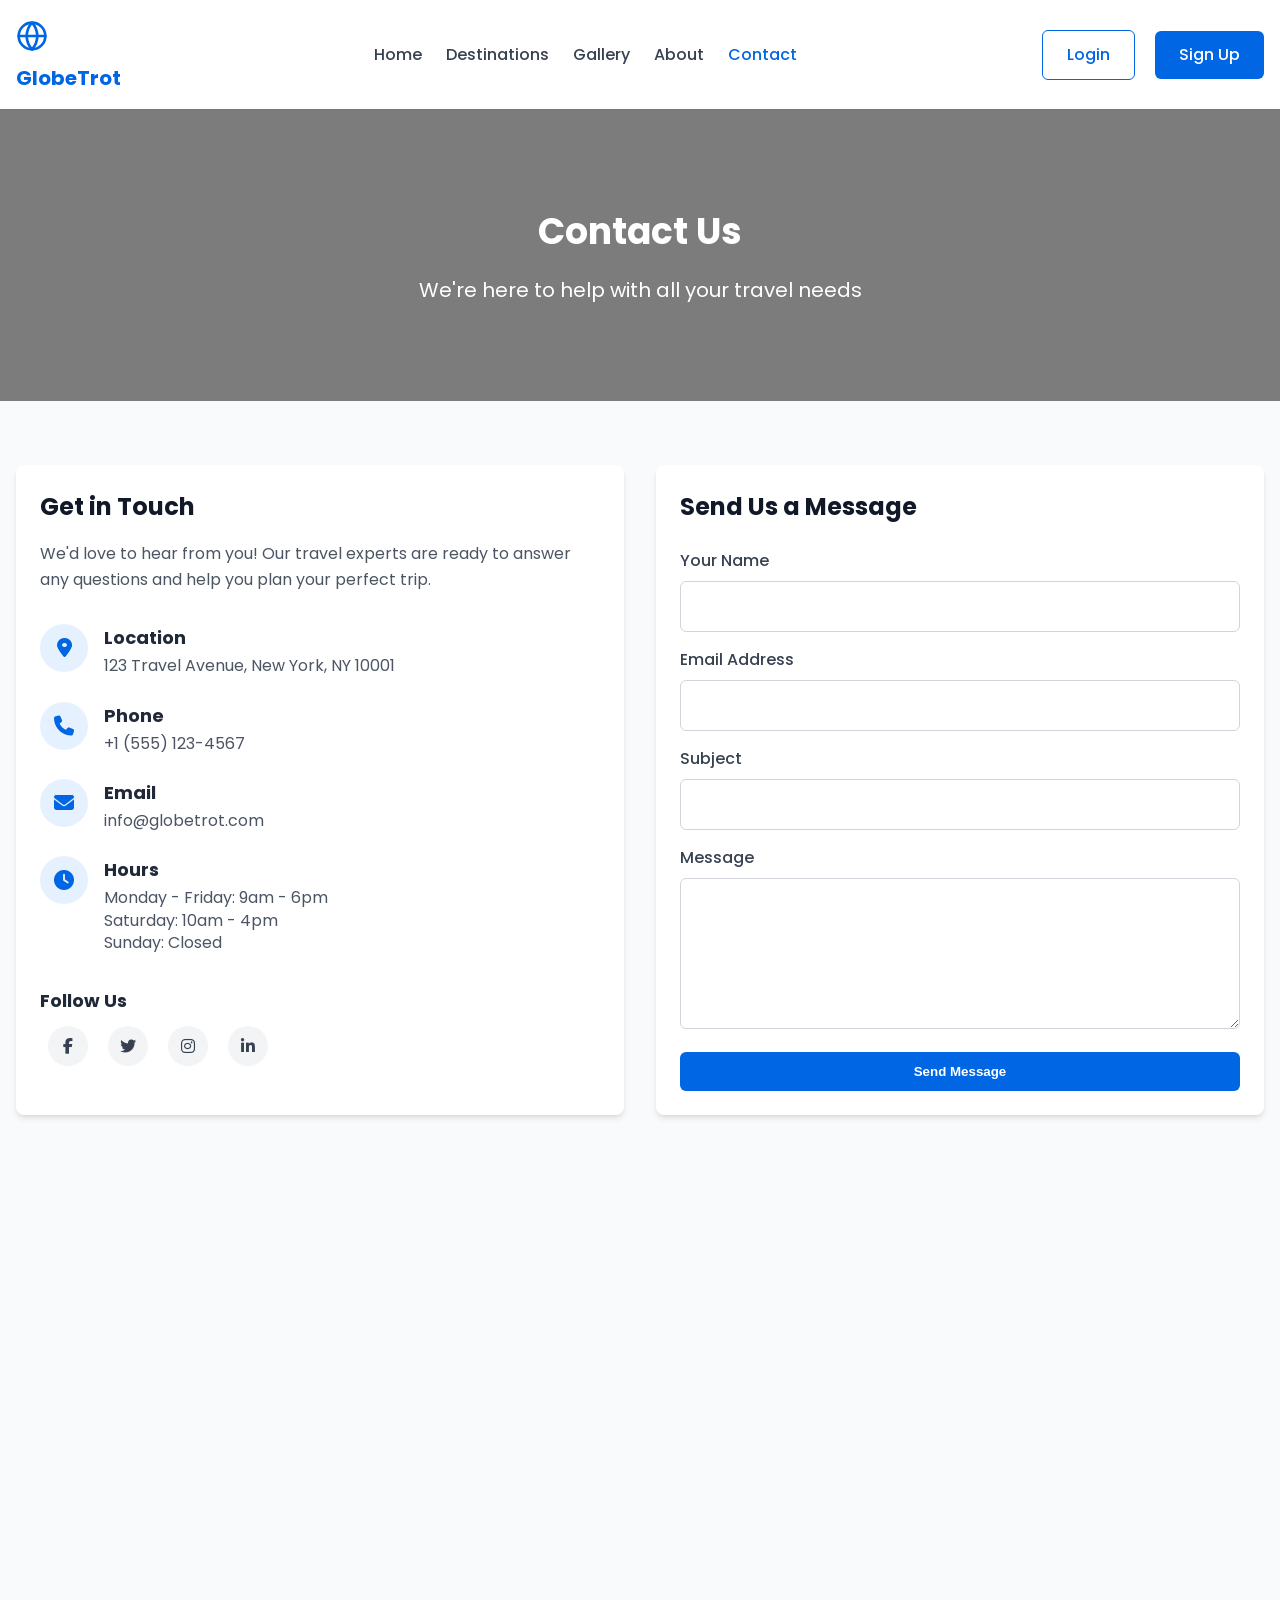
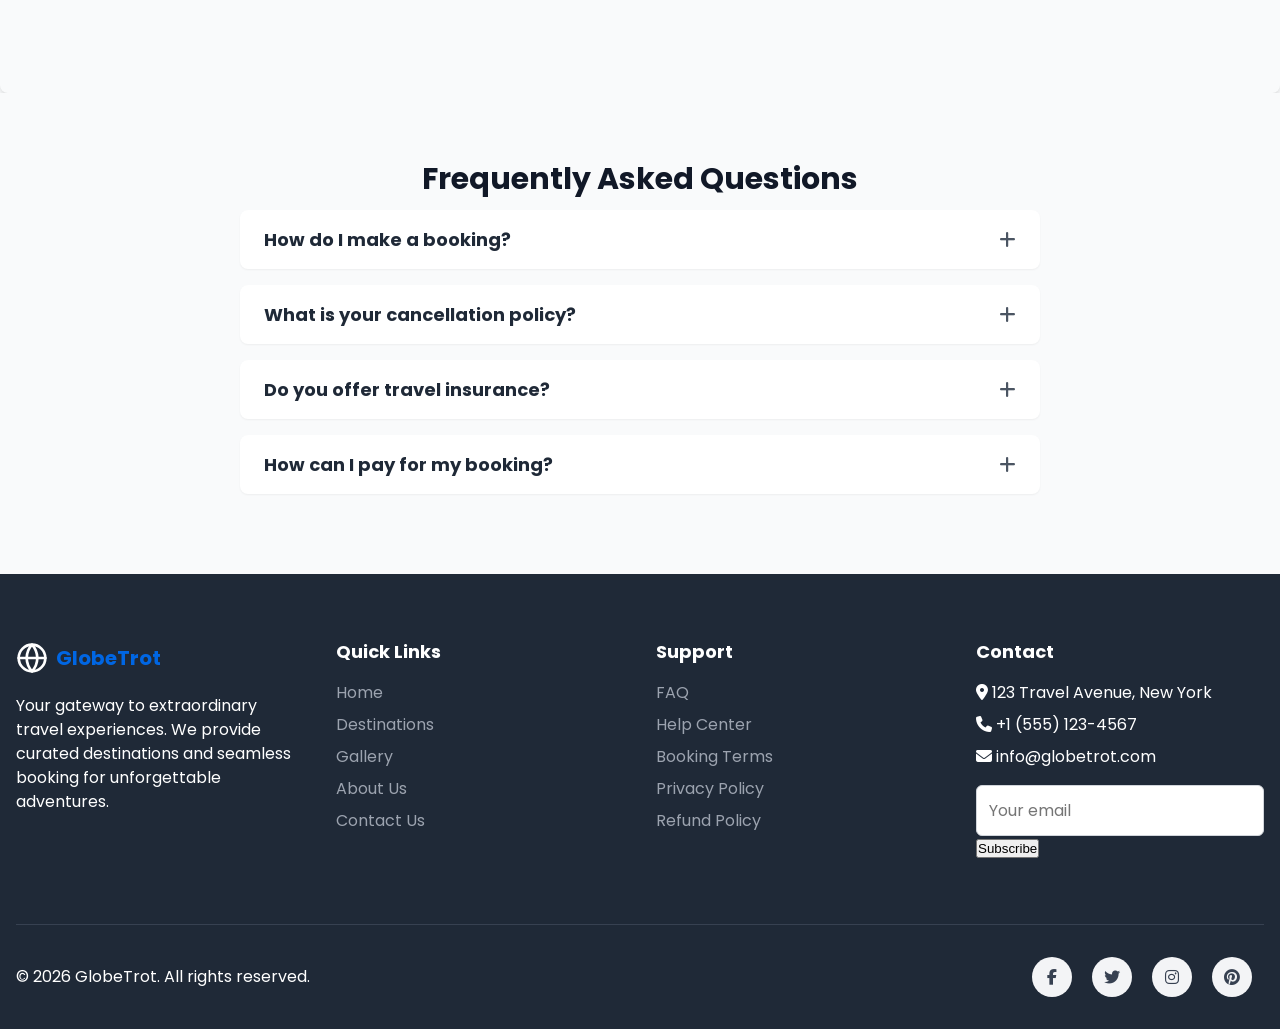
<file: contact.html>
<!DOCTYPE html>
<html lang="en">
<head>
    <meta charset="UTF-8">
    <meta name="viewport" content="width=device-width, initial-scale=1.0">
    <title>Contact Us - GlobeTrot</title>
    <link rel="stylesheet" href="css/main.css">
    <link rel="stylesheet" href="css/contact.css">
    <link rel="stylesheet" href="https://cdnjs.cloudflare.com/ajax/libs/font-awesome/6.4.0/css/all.min.css">
</head>
<body>
    <header id="header"></header>

    <main>
        <!-- Page Header -->
        <section class="page-header" style="background-image: url('https://images.pexels.com/photos/821754/pexels-photo-821754.jpeg?auto=compress&cs=tinysrgb&w=1260&h=750&dpr=2');">
            <div class="container">
                <h1>Contact Us</h1>
                <p>We're here to help with all your travel needs</p>
            </div>
        </section>

        <!-- Contact Info & Form -->
        <section class="contact-section">
            <div class="container">
                <div class="contact-grid">
                    <div class="contact-info">
                        <h2>Get in Touch</h2>
                        <p>We'd love to hear from you! Our travel experts are ready to answer any questions and help you plan your perfect trip.</p>
                        
                        <div class="contact-details">
                            <div class="contact-item">
                                <div class="contact-icon">
                                    <i class="fas fa-map-marker-alt"></i>
                                </div>
                                <div class="contact-text">
                                    <h3>Location</h3>
                                    <p>123 Travel Avenue, New York, NY 10001</p>
                                </div>
                            </div>
                            <div class="contact-item">
                                <div class="contact-icon">
                                    <i class="fas fa-phone"></i>
                                </div>
                                <div class="contact-text">
                                    <h3>Phone</h3>
                                    <p>+1 (555) 123-4567</p>
                                </div>
                            </div>
                            <div class="contact-item">
                                <div class="contact-icon">
                                    <i class="fas fa-envelope"></i>
                                </div>
                                <div class="contact-text">
                                    <h3>Email</h3>
                                    <p>info@globetrot.com</p>
                                </div>
                            </div>
                            <div class="contact-item">
                                <div class="contact-icon">
                                    <i class="fas fa-clock"></i>
                                </div>
                                <div class="contact-text">
                                    <h3>Hours</h3>
                                    <p>Monday - Friday: 9am - 6pm</p>
                                    <p>Saturday: 10am - 4pm</p>
                                    <p>Sunday: Closed</p>
                                </div>
                            </div>
                        </div>

                        <div class="social-links">
                            <h3>Follow Us</h3>
                            <div class="social-icons">
                                <a href="#" class="social-icon"><i class="fab fa-facebook-f"></i></a>
                                <a href="#" class="social-icon"><i class="fab fa-twitter"></i></a>
                                <a href="#" class="social-icon"><i class="fab fa-instagram"></i></a>
                                <a href="#" class="social-icon"><i class="fab fa-linkedin-in"></i></a>
                            </div>
                        </div>
                    </div>

                    <div class="contact-form-container">
                        <h2>Send Us a Message</h2>
                        <form id="contact-form" class="contact-form">
                            <div class="form-group">
                                <label for="name">Your Name</label>
                                <input type="text" id="name" name="name" required>
                            </div>
                            <div class="form-group">
                                <label for="email">Email Address</label>
                                <input type="email" id="email" name="email" required>
                            </div>
                            <div class="form-group">
                                <label for="subject">Subject</label>
                                <input type="text" id="subject" name="subject" required>
                            </div>
                            <div class="form-group">
                                <label for="message">Message</label>
                                <textarea id="message" name="message" rows="5" required></textarea>
                            </div>
                            <button type="submit" class="btn btn-primary">Send Message</button>
                        </form>
                    </div>
                </div>
            </div>
        </section>

        <!-- Map Section -->
        <section class="map-section">
            <div class="map-container">
                <iframe src="https://www.google.com/maps/embed?pb=!1m18!1m12!1m3!1d193595.15830869428!2d-74.119763973046!3d40.69766374874431!2m3!1f0!2f0!3f0!3m2!1i1024!2i768!4f13.1!3m3!1m2!1s0x89c24fa5d33f083b%3A0xc80b8f06e177fe62!2sNew%20York%2C%20NY%2C%20USA!5e0!3m2!1sen!2s!4v1646156720943!5m2!1sen!2s" width="100%" height="450" style="border:0;" allowfullscreen="" loading="lazy"></iframe>
            </div>
        </section>

        <!-- FAQ Section -->
        <section class="faq-section">
            <div class="container">
                <h2 class="section-title">Frequently Asked Questions</h2>
                <div class="faq-container">
                    <div class="faq-item">
                        <div class="faq-question">
                            <h3>How do I make a booking?</h3>
                            <span class="faq-toggle"><i class="fas fa-plus"></i></span>
                        </div>
                        <div class="faq-answer">
                            <p>To make a booking, simply browse our destinations, select the one you like, and follow the booking process. You'll need to create an account or log in if you already have one.</p>
                        </div>
                    </div>
                    <div class="faq-item">
                        <div class="faq-question">
                            <h3>What is your cancellation policy?</h3>
                            <span class="faq-toggle"><i class="fas fa-plus"></i></span>
                        </div>
                        <div class="faq-answer">
                            <p>Our cancellation policy varies depending on the destination and accommodation. Generally, you can cancel up to 48 hours before your trip for a full refund. Please check the specific terms for your booking.</p>
                        </div>
                    </div>
                    <div class="faq-item">
                        <div class="faq-question">
                            <h3>Do you offer travel insurance?</h3>
                            <span class="faq-toggle"><i class="fas fa-plus"></i></span>
                        </div>
                        <div class="faq-answer">
                            <p>Yes, we offer comprehensive travel insurance packages that cover trip cancellations, medical emergencies, lost luggage, and more. You can add insurance during the booking process.</p>
                        </div>
                    </div>
                    <div class="faq-item">
                        <div class="faq-question">
                            <h3>How can I pay for my booking?</h3>
                            <span class="faq-toggle"><i class="fas fa-plus"></i></span>
                        </div>
                        <div class="faq-answer">
                            <p>We accept all major credit cards (Visa, MasterCard, American Express) as well as PayPal. All transactions are secure and encrypted for your protection.</p>
                        </div>
                    </div>
                </div>
            </div>
        </section>
    </main>

    <footer id="footer"></footer>

    <script src="js/app.js"></script>
    <script src="js/header-footer.js"></script>
    <script src="js/contact.js"></script>
</body>
</html>
</file>
<file: css/main.css>
/* Base Styles */
@import url('https://fonts.googleapis.com/css2?family=Poppins:wght@300;400;500;600;700&display=swap');

:root {
    /* Primary Colors */
    --primary-50: #e6f1ff;
    --primary-100: #bedaff;
    --primary-200: #8bc0ff;
    --primary-300: #5aa6ff;
    --primary-400: #3b93ff;
    --primary-500: #1c7fff;
    --primary-600: #0066e3;
    --primary-700: #0050b3;
    --primary-800: #003c84;
    --primary-900: #002454;
    
    /* Gray Scale */
    --gray-50: #f9fafb;
    --gray-100: #f3f4f6;
    --gray-200: #e5e7eb;
    --gray-300: #d1d5db;
    --gray-400: #9ca3af;
    --gray-500: #6b7280;
    --gray-600: #4b5563;
    --gray-700: #374151;
    --gray-800: #1f2937;
    --gray-900: #111827;
    
    /* Accent Colors */
    --accent-teal: #14b8a6;
    --accent-amber: #f59e0b;
    --accent-rose: #f43f5e;
    
    /* Feedback Colors */
    --success: #10b981;
    --warning: #f59e0b;
    --error: #ef4444;
    --info: #3b82f6;
    
    /* Font Sizes */
    --text-xs: 0.75rem;
    --text-sm: 0.875rem;
    --text-base: 1rem;
    --text-lg: 1.125rem;
    --text-xl: 1.25rem;
    --text-2xl: 1.5rem;
    --text-3xl: 1.875rem;
    --text-4xl: 2.25rem;
    --text-5xl: 3rem;
    
    /* Spacing */
    --space-1: 0.25rem;
    --space-2: 0.5rem;
    --space-3: 0.75rem;
    --space-4: 1rem;
    --space-5: 1.25rem;
    --space-6: 1.5rem;
    --space-8: 2rem;
    --space-10: 2.5rem;
    --space-12: 3rem;
    --space-16: 4rem;
    --space-20: 5rem;
    --space-24: 6rem;
    --space-32: 8rem;
    
    /* Border Radius */
    --radius-sm: 0.125rem;
    --radius-md: 0.375rem;
    --radius-lg: 0.5rem;
    --radius-xl: 0.75rem;
    --radius-2xl: 1rem;
    --radius-full: 9999px;
    
    /* Shadows */
    --shadow-sm: 0 1px 2px 0 rgba(0, 0, 0, 0.05);
    --shadow-md: 0 4px 6px -1px rgba(0, 0, 0, 0.1), 0 2px 4px -1px rgba(0, 0, 0, 0.06);
    --shadow-lg: 0 10px 15px -3px rgba(0, 0, 0, 0.1), 0 4px 6px -2px rgba(0, 0, 0, 0.05);
    --shadow-xl: 0 20px 25px -5px rgba(0, 0, 0, 0.1), 0 10px 10px -5px rgba(0, 0, 0, 0.04);
    
    /* Transitions */
    --transition-fast: 150ms;
    --transition-normal: 300ms;
    --transition-slow: 500ms;
    
    /* Container Widths */
    --container-sm: 640px;
    --container-md: 768px;
    --container-lg: 1024px;
    --container-xl: 1280px;
}

* {
    margin: 0;
    padding: 0;
    box-sizing: border-box;
}

html {
    font-size: 16px;
    scroll-behavior: smooth;
}

body {
    font-family: 'Poppins', sans-serif;
    line-height: 1.5;
    color: var(--gray-800);
    background-color: var(--gray-50);
}

img {
    max-width: 100%;
    height: auto;
}

a {
    color: var(--primary-600);
    text-decoration: none;
    transition: color var(--transition-fast) ease;
}

a:hover {
    color: var(--primary-800);
}

/* Container */
.container {
    width: 100%;
    max-width: var(--container-xl);
    margin: 0 auto;
    padding: 0 var(--space-4);
}

/* Buttons */
.btn {
    display: inline-flex;
    align-items: center;
    justify-content: center;
    padding: var(--space-3) var(--space-6);
    border: none;
    border-radius: var(--radius-md);
    font-weight: 500;
    cursor: pointer;
    transition: all var(--transition-fast) ease;
    text-decoration: none;
}

.btn-primary {
    background-color: var(--primary-600);
    color: white;
}

.btn-primary:hover {
    background-color: var(--primary-700);
    color: white;
}

.btn-secondary {
    background-color: transparent;
    color: var(--primary-600);
    border: 1px solid var(--primary-600);
}

.btn-secondary:hover {
    background-color: var(--primary-50);
    color: var(--primary-700);
    border-color: var(--primary-700);
}

.btn-block {
    display: block;
    width: 100%;
}

/* Header */
header {
    background-color: white;
    box-shadow: var(--shadow-sm);
    position: sticky;
    top: 0;
    z-index: 1000;
}

.header-container {
    display: flex;
    align-items: center;
    justify-content: space-between;
    padding: var(--space-4) var(--space-4);
}

.logo {
    display: flex;
    align-items: center;
}

.logo img, .logo svg {
    height: 2.5rem;
    margin-right: var(--space-2);
}

.logo h1 {
    font-size: var(--text-xl);
    font-weight: 700;
    color: var(--primary-600);
}

.nav-menu {
    display: flex;
    list-style: none;
}

.nav-menu li {
    margin-left: var(--space-6);
}

.nav-menu a {
    color: var(--gray-700);
    font-weight: 500;
}

.nav-menu a:hover, .nav-menu a.active {
    color: var(--primary-600);
}

.nav-actions {
    display: flex;
    align-items: center;
}

.nav-actions .btn {
    margin-left: var(--space-4);
}

.mobile-menu-toggle {
    display: none;
    background: none;
    border: none;
    cursor: pointer;
    font-size: var(--text-2xl);
    color: var(--gray-700);
}

/* Page Header */
.page-header {
    background-size: cover;
    background-position: center;
    background-repeat: no-repeat;
    color: white;
    padding: var(--space-24) 0;
    position: relative;
    text-align: center;
}

.page-header::before {
    content: '';
    position: absolute;
    top: 0;
    left: 0;
    right: 0;
    bottom: 0;
    background: rgba(0, 0, 0, 0.5);
}

.page-header .container {
    position: relative;
    z-index: 1;
}

.page-header h1 {
    font-size: var(--text-4xl);
    font-weight: 700;
    margin-bottom: var(--space-4);
}

.page-header p {
    font-size: var(--text-xl);
    max-width: 600px;
    margin: 0 auto;
}

/* Footer */
footer {
    background-color: var(--gray-800);
    color: white;
    padding: var(--space-16) 0 var(--space-8);
}

.footer-container {
    display: grid;
    grid-template-columns: repeat(4, 1fr);
    gap: var(--space-8);
}

.footer-column h3 {
    font-size: var(--text-lg);
    margin-bottom: var(--space-4);
    color: white;
}

.footer-links {
    list-style: none;
}

.footer-links li {
    margin-bottom: var(--space-2);
}

.footer-links a {
    color: var(--gray-400);
    transition: color var(--transition-fast) ease;
}

.footer-links a:hover {
    color: white;
}

.footer-bottom {
    margin-top: var(--space-16);
    padding-top: var(--space-8);
    border-top: 1px solid var(--gray-700);
    display: flex;
    justify-content: space-between;
    align-items: center;
}

.footer-social {
    display: flex;
}

.social-icon {
    display: flex;
    align-items: center;
    justify-content: center;
    width: 2.5rem;
    height: 2.5rem;
    border-radius: 50%;
    background-color: var(--gray-700);
    color: white;
    margin-left: var(--space-2);
    transition: all var(--transition-fast) ease;
}

.social-icon:hover {
    background-color: var(--primary-600);
    color: white;
}

/* Form Elements */
.form-group {
    margin-bottom: var(--space-4);
}

label {
    display: block;
    margin-bottom: var(--space-2);
    font-weight: 500;
    color: var(--gray-700);
}

input, select, textarea {
    width: 100%;
    padding: var(--space-3);
    border: 1px solid var(--gray-300);
    border-radius: var(--radius-md);
    background-color: white;
    font-family: inherit;
    font-size: var(--text-base);
    transition: border-color var(--transition-fast) ease;
}

input:focus, select:focus, textarea:focus {
    outline: none;
    border-color: var(--primary-500);
    box-shadow: 0 0 0 3px rgba(28, 127, 255, 0.1);
}

.input-with-icon {
    position: relative;
}

.input-with-icon input {
    padding-left: var(--space-10);
}

.input-with-icon i {
    position: absolute;
    left: var(--space-3);
    top: 50%;
    transform: translateY(-50%);
    color: var(--gray-500);
}

/* Section Titles */
.section-title {
    font-size: var(--text-3xl);
    font-weight: 700;
    text-align: center;
    margin-bottom: var(--space-2);
    color: var(--gray-900);
}

.section-subtitle {
    font-size: var(--text-lg);
    text-align: center;
    color: var(--gray-600);
    margin-bottom: var(--space-12);
    max-width: 700px;
    margin-left: auto;
    margin-right: auto;
}

/* Utility Classes */
.hidden {
    display: none !important;
}

.text-center {
    text-align: center;
}

.mt-4 {
    margin-top: var(--space-4);
}

.mt-8 {
    margin-top: var(--space-8);
}

.mb-4 {
    margin-bottom: var(--space-4);
}

.mb-8 {
    margin-bottom: var(--space-8);
}

/* Loading Spinner */
.spinner {
    border: 3px solid rgba(0, 0, 0, 0.1);
    border-radius: 50%;
    border-top: 3px solid var(--primary-600);
    width: 2rem;
    height: 2rem;
    animation: spin 1s linear infinite;
}

@keyframes spin {
    0% { transform: rotate(0deg); }
    100% { transform: rotate(360deg); }
}

.loading {
    display: flex;
    flex-direction: column;
    align-items: center;
    justify-content: center;
    padding: var(--space-8);
}

/* Responsive Styles */
@media (max-width: 1024px) {
    .footer-container {
        grid-template-columns: repeat(2, 1fr);
    }
}

@media (max-width: 768px) {
    .mobile-menu-toggle {
        display: block;
    }
    
    .nav-menu {
        display: none;
        position: absolute;
        top: 100%;
        left: 0;
        right: 0;
        background-color: white;
        flex-direction: column;
        padding: var(--space-4);
        box-shadow: var(--shadow-md);
    }
    
    .nav-menu.active {
        display: flex;
    }
    
    .nav-menu li {
        margin: var(--space-2) 0;
        margin-left: 0;
    }
    
    .nav-actions .btn:not(.mobile-menu-toggle) {
        display: none;
    }
}

@media (max-width: 640px) {
    .footer-container {
        grid-template-columns: 1fr;
    }
    
    .footer-bottom {
        flex-direction: column;
        text-align: center;
    }
    
    .footer-social {
        margin-top: var(--space-4);
    }
    
    .page-header h1 {
        font-size: var(--text-3xl);
    }
    
    .page-header p {
        font-size: var(--text-base);
    }
    
    .section-title {
        font-size: var(--text-2xl);
    }
}
</file>
<file: css/contact.css>
/* Contact Page Styles */

.contact-section {
    padding: var(--space-16) 0;
}

.contact-grid {
    display: grid;
    grid-template-columns: 1fr 1fr;
    gap: var(--space-8);
}

/* Contact Info */
.contact-info {
    padding: var(--space-6);
    background-color: white;
    border-radius: var(--radius-lg);
    box-shadow: var(--shadow-md);
}

.contact-info h2 {
    font-size: var(--text-2xl);
    margin-bottom: var(--space-4);
    color: var(--gray-900);
}

.contact-info > p {
    color: var(--gray-600);
    margin-bottom: var(--space-8);
    line-height: 1.6;
}

.contact-details {
    margin-bottom: var(--space-8);
}

.contact-item {
    display: flex;
    margin-bottom: var(--space-6);
}

.contact-icon {
    width: 48px;
    height: 48px;
    border-radius: 50%;
    background-color: var(--primary-50);
    display: flex;
    align-items: center;
    justify-content: center;
    color: var(--primary-600);
    font-size: var(--text-xl);
    margin-right: var(--space-4);
}

.contact-text h3 {
    font-size: var(--text-lg);
    margin-bottom: var(--space-1);
    color: var(--gray-800);
}

.contact-text p {
    color: var(--gray-600);
    line-height: 1.4;
}

.social-links h3 {
    font-size: var(--text-lg);
    margin-bottom: var(--space-3);
    color: var(--gray-800);
}

.social-icons {
    display: flex;
}

.social-icon {
    width: 40px;
    height: 40px;
    border-radius: 50%;
    background-color: var(--gray-100);
    display: flex;
    align-items: center;
    justify-content: center;
    color: var(--gray-700);
    margin-right: var(--space-3);
    transition: all var(--transition-fast) ease;
}

.social-icon:hover {
    background-color: var(--primary-600);
    color: white;
}

/* Contact Form */
.contact-form-container {
    padding: var(--space-6);
    background-color: white;
    border-radius: var(--radius-lg);
    box-shadow: var(--shadow-md);
}

.contact-form-container h2 {
    font-size: var(--text-2xl);
    margin-bottom: var(--space-6);
    color: var(--gray-900);
}

.contact-form .form-group {
    margin-bottom: var(--space-4);
}

.contact-form label {
    display: block;
    margin-bottom: var(--space-2);
    font-weight: 500;
    color: var(--gray-700);
}

.contact-form input,
.contact-form textarea {
    width: 100%;
    padding: var(--space-3);
    border: 1px solid var(--gray-300);
    border-radius: var(--radius-md);
    transition: border-color var(--transition-fast) ease;
}

.contact-form input:focus,
.contact-form textarea:focus {
    outline: none;
    border-color: var(--primary-500);
    box-shadow: 0 0 0 3px rgba(28, 127, 255, 0.1);
}

.contact-form textarea {
    resize: vertical;
    min-height: 120px;
}

.contact-form button {
    width: 100%;
    padding: var(--space-3) var(--space-6);
    font-weight: 600;
}

/* Map Section */
.map-section {
    margin-top: var(--space-16);
}

.map-container {
    height: 450px;
    border-radius: var(--radius-lg);
    overflow: hidden;
    box-shadow: var(--shadow-md);
}

.map-container iframe {
    border: 0;
}

/* FAQ Section */
.faq-section {
    padding: var(--space-16) 0;
    background-color: var(--gray-50);
}

.faq-container {
    max-width: 800px;
    margin: 0 auto;
}

.faq-item {
    background-color: white;
    border-radius: var(--radius-lg);
    margin-bottom: var(--space-4);
    box-shadow: var(--shadow-sm);
    overflow: hidden;
}

.faq-question {
    padding: var(--space-4) var(--space-6);
    display: flex;
    justify-content: space-between;
    align-items: center;
    cursor: pointer;
    transition: background-color var(--transition-fast) ease;
}

.faq-question:hover {
    background-color: var(--gray-50);
}

.faq-question h3 {
    font-size: var(--text-lg);
    color: var(--gray-800);
}

.faq-toggle {
    background: none;
    border: none;
    font-size: var(--text-lg);
    color: var(--gray-600);
    transition: transform var(--transition-fast) ease;
}

.faq-item.active .faq-toggle {
    transform: rotate(45deg);
    color: var(--primary-600);
}

.faq-answer {
    padding: 0 var(--space-6);
    max-height: 0;
    overflow: hidden;
    transition: max-height var(--transition-normal) ease, padding var(--transition-normal) ease;
}

.faq-item.active .faq-answer {
    padding: 0 var(--space-6) var(--space-4);
    max-height: 200px;
}

.faq-answer p {
    color: var(--gray-600);
    line-height: 1.6;
}

/* Responsive Styles */
@media (max-width: 1024px) {
    .contact-grid {
        gap: var(--space-6);
    }
}

@media (max-width: 768px) {
    .contact-grid {
        grid-template-columns: 1fr;
        gap: var(--space-8);
    }
    
    .contact-info {
        order: 2;
    }
    
    .contact-form-container {
        order: 1;
    }
    
    .map-container {
        height: 350px;
    }
}

@media (max-width: 480px) {
    .faq-question h3 {
        font-size: var(--text-base);
    }
    
    .contact-item {
        flex-direction: column;
    }
    
    .contact-icon {
        margin-bottom: var(--space-2);
    }
}
</file>
